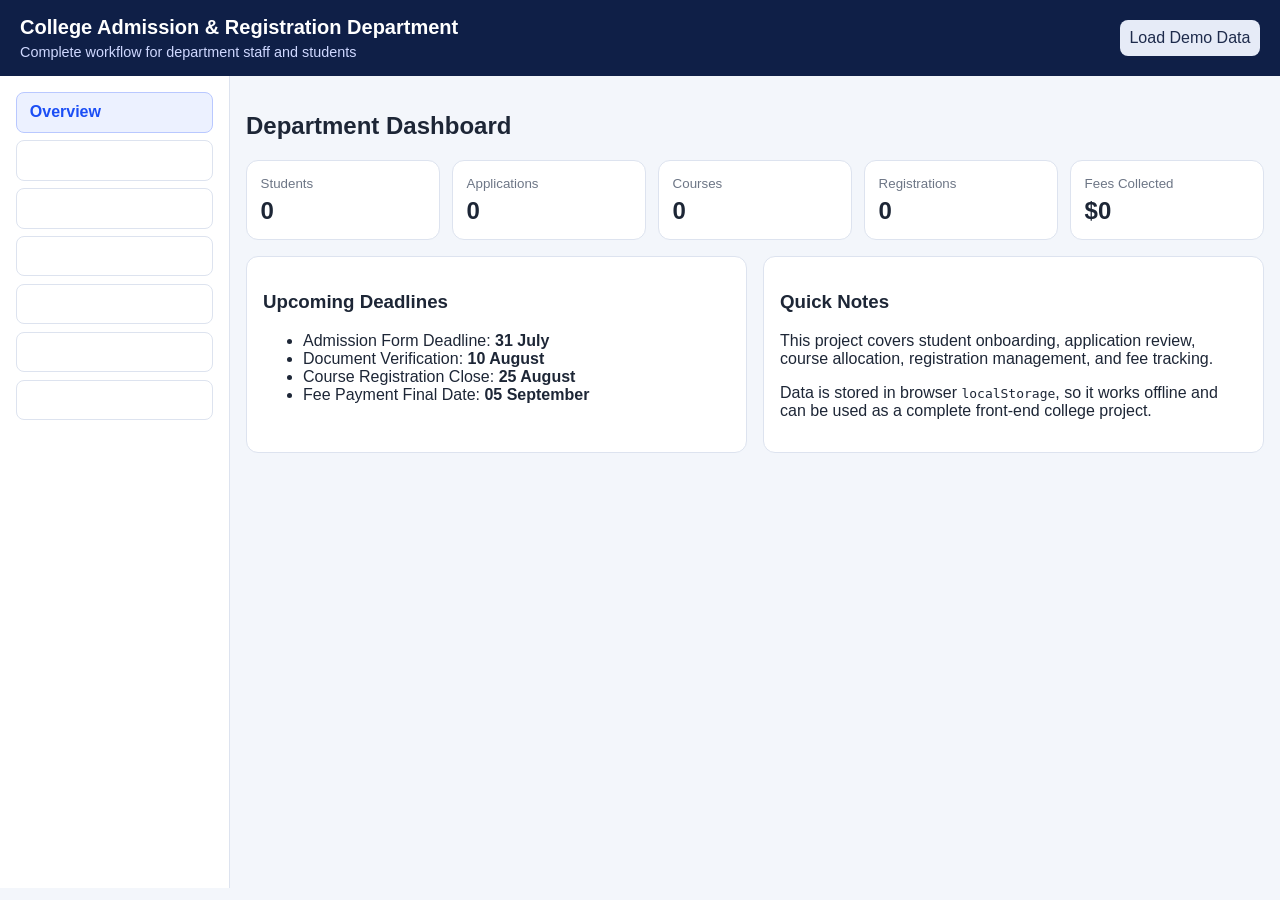
<file: admission-portal/index.html>
<!DOCTYPE html>
<html lang="en">
  <head>
    <meta charset="UTF-8" />
    <meta name="viewport" content="width=device-width, initial-scale=1.0" />
    <title>College Admission & Registration Department</title>
    <link rel="stylesheet" href="styles.css" />
  </head>
  <body>
    <header class="topbar">
      <div>
        <h1>College Admission & Registration Department</h1>
        <p>Complete workflow for department staff and students</p>
      </div>
      <button id="seedDataBtn" class="secondary">Load Demo Data</button>
    </header>

    <main class="layout">
      <aside class="sidebar">
        <button class="tab active" data-tab="overview">Overview</button>
        <button class="tab" data-tab="student">Student Portal</button>
        <button class="tab" data-tab="applications">Applications</button>
        <button class="tab" data-tab="courses">Courses</button>
        <button class="tab" data-tab="registration">Registration</button>
        <button class="tab" data-tab="fees">Fees</button>
        <button class="tab" data-tab="reports">Reports</button>
      </aside>

      <section class="content">
        <section id="overview" class="panel active">
          <h2>Department Dashboard</h2>
          <div class="stats" id="stats"></div>
          <div class="grid two">
            <article class="card">
              <h3>Upcoming Deadlines</h3>
              <ul>
                <li>Admission Form Deadline: <strong>31 July</strong></li>
                <li>Document Verification: <strong>10 August</strong></li>
                <li>Course Registration Close: <strong>25 August</strong></li>
                <li>Fee Payment Final Date: <strong>05 September</strong></li>
              </ul>
            </article>
            <article class="card">
              <h3>Quick Notes</h3>
              <p>
                This project covers student onboarding, application review,
                course allocation, registration management, and fee tracking.
              </p>
              <p>
                Data is stored in browser <code>localStorage</code>, so it works
                offline and can be used as a complete front-end college project.
              </p>
            </article>
          </div>
        </section>

        <section id="student" class="panel">
          <h2>Student Management</h2>
          <form id="studentForm" class="card form-grid">
            <input type="hidden" id="studentId" />
            <label>Full Name <input id="name" required /></label>
            <label>Email <input id="email" type="email" required /></label>
            <label>Phone <input id="phone" required /></label>
            <label>Date of Birth <input id="dob" type="date" required /></label>
            <label>Program <input id="program" placeholder="B.Tech CSE" required /></label>
            <label>Address <input id="address" required /></label>
            <div class="actions">
              <button type="submit">Save Student</button>
              <button type="button" id="resetStudent" class="secondary">Reset</button>
            </div>
          </form>
          <div class="card">
            <h3>Students</h3>
            <table>
              <thead>
                <tr>
                  <th>Name</th>
                  <th>Email</th>
                  <th>Program</th>
                  <th>Phone</th>
                  <th>Actions</th>
                </tr>
              </thead>
              <tbody id="studentRows"></tbody>
            </table>
          </div>
        </section>

        <section id="applications" class="panel">
          <h2>Admission Applications</h2>
          <form id="applicationForm" class="card form-grid">
            <label>Student <select id="appStudent" required></select></label>
            <label>Applied Program <input id="appProgram" required /></label>
            <label>Entrance Score <input id="appScore" type="number" min="0" max="100" required /></label>
            <label>Status
              <select id="appStatus">
                <option>Pending</option>
                <option>Approved</option>
                <option>Rejected</option>
                <option>Waitlisted</option>
              </select>
            </label>
            <label>Remarks <input id="appRemarks" placeholder="Optional comments" /></label>
            <div class="actions"><button type="submit">Submit Application</button></div>
          </form>
          <div class="card">
            <h3>Application Records</h3>
            <table>
              <thead>
                <tr>
                  <th>Student</th>
                  <th>Program</th>
                  <th>Score</th>
                  <th>Status</th>
                  <th>Remarks</th>
                </tr>
              </thead>
              <tbody id="applicationRows"></tbody>
            </table>
          </div>
        </section>

        <section id="courses" class="panel">
          <h2>Course Catalog</h2>
          <form id="courseForm" class="card form-grid">
            <label>Course Code <input id="courseCode" required /></label>
            <label>Course Title <input id="courseTitle" required /></label>
            <label>Department <input id="courseDept" required /></label>
            <label>Credits <input id="courseCredits" type="number" min="1" max="6" required /></label>
            <label>Seat Capacity <input id="courseSeats" type="number" min="1" required /></label>
            <div class="actions"><button type="submit">Add Course</button></div>
          </form>
          <div class="card">
            <h3>Available Courses</h3>
            <table>
              <thead>
                <tr>
                  <th>Code</th>
                  <th>Title</th>
                  <th>Department</th>
                  <th>Credits</th>
                  <th>Capacity</th>
                  <th>Enrolled</th>
                </tr>
              </thead>
              <tbody id="courseRows"></tbody>
            </table>
          </div>
        </section>

        <section id="registration" class="panel">
          <h2>Course Registration</h2>
          <form id="registrationForm" class="card form-grid">
            <label>Student <select id="regStudent" required></select></label>
            <label>Course <select id="regCourse" required></select></label>
            <label>Semester <input id="regSemester" placeholder="Sem 1 / Fall 2026" required /></label>
            <div class="actions"><button type="submit">Register Course</button></div>
          </form>
          <div class="card">
            <h3>Registrations</h3>
            <table>
              <thead>
                <tr>
                  <th>Student</th>
                  <th>Course</th>
                  <th>Semester</th>
                  <th>Date</th>
                </tr>
              </thead>
              <tbody id="registrationRows"></tbody>
            </table>
          </div>
        </section>

        <section id="fees" class="panel">
          <h2>Fee Collection</h2>
          <form id="feeForm" class="card form-grid">
            <label>Student <select id="feeStudent" required></select></label>
            <label>Amount (USD) <input id="feeAmount" type="number" min="1" required /></label>
            <label>Mode
              <select id="feeMode">
                <option>Card</option>
                <option>Bank Transfer</option>
                <option>Cash</option>
                <option>UPI</option>
              </select>
            </label>
            <label>Status
              <select id="feeStatus">
                <option>Paid</option>
                <option>Pending</option>
                <option>Partial</option>
              </select>
            </label>
            <div class="actions"><button type="submit">Record Fee</button></div>
          </form>
          <div class="card">
            <h3>Payments</h3>
            <table>
              <thead>
                <tr>
                  <th>Student</th>
                  <th>Amount</th>
                  <th>Mode</th>
                  <th>Status</th>
                  <th>Date</th>
                </tr>
              </thead>
              <tbody id="feeRows"></tbody>
            </table>
          </div>
        </section>

        <section id="reports" class="panel">
          <h2>Reports & Export</h2>
          <div class="grid two">
            <article class="card">
              <h3>Department Summary</h3>
              <ul id="reportSummary"></ul>
            </article>
            <article class="card">
              <h3>Export Data</h3>
              <p>Download all records for submission or evaluation.</p>
              <button id="exportBtn">Export JSON</button>
              <pre id="exportPreview"></pre>
            </article>
          </div>
        </section>
      </section>
    </main>

    <script src="app.js"></script>
  </body>
</html>
</file>
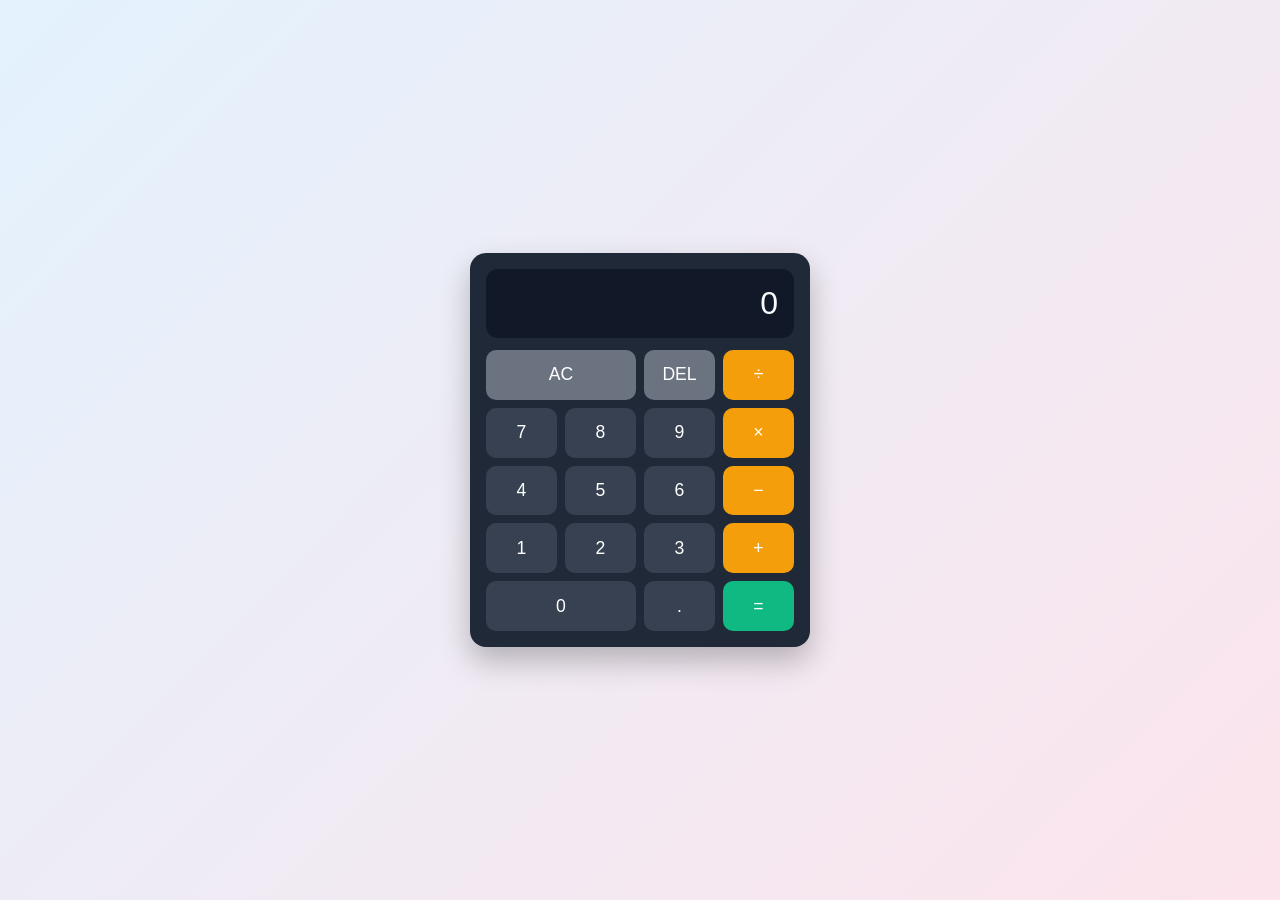
<file: calculator.html>
<!DOCTYPE html>
<html lang="en">
<head>
  <meta charset="UTF-8">
  <meta name="viewport" content="width=device-width, initial-scale=1.0">
  <title>Simple Calculator</title>
  <link rel="stylesheet" href="calculator.css">
</head>
<body>
  <main class="calculator" aria-label="Simple calculator">
    <input id="display" class="display" type="text" value="0" aria-label="Calculator display" readonly>

    <div class="buttons">
      <button type="button" data-action="clear" class="span-2 control">AC</button>
      <button type="button" data-action="delete" class="control">DEL</button>
      <button type="button" data-value="/" class="operator">÷</button>

      <button type="button" data-value="7">7</button>
      <button type="button" data-value="8">8</button>
      <button type="button" data-value="9">9</button>
      <button type="button" data-value="*" class="operator">×</button>

      <button type="button" data-value="4">4</button>
      <button type="button" data-value="5">5</button>
      <button type="button" data-value="6">6</button>
      <button type="button" data-value="-" class="operator">−</button>

      <button type="button" data-value="1">1</button>
      <button type="button" data-value="2">2</button>
      <button type="button" data-value="3">3</button>
      <button type="button" data-value="+" class="operator">+</button>

      <button type="button" data-value="0" class="span-2">0</button>
      <button type="button" data-value=".">.</button>
      <button type="button" data-action="calculate" class="equals">=</button>
    </div>
  </main>

  <script src="calculator.js"></script>
</body>
</html>
</file>
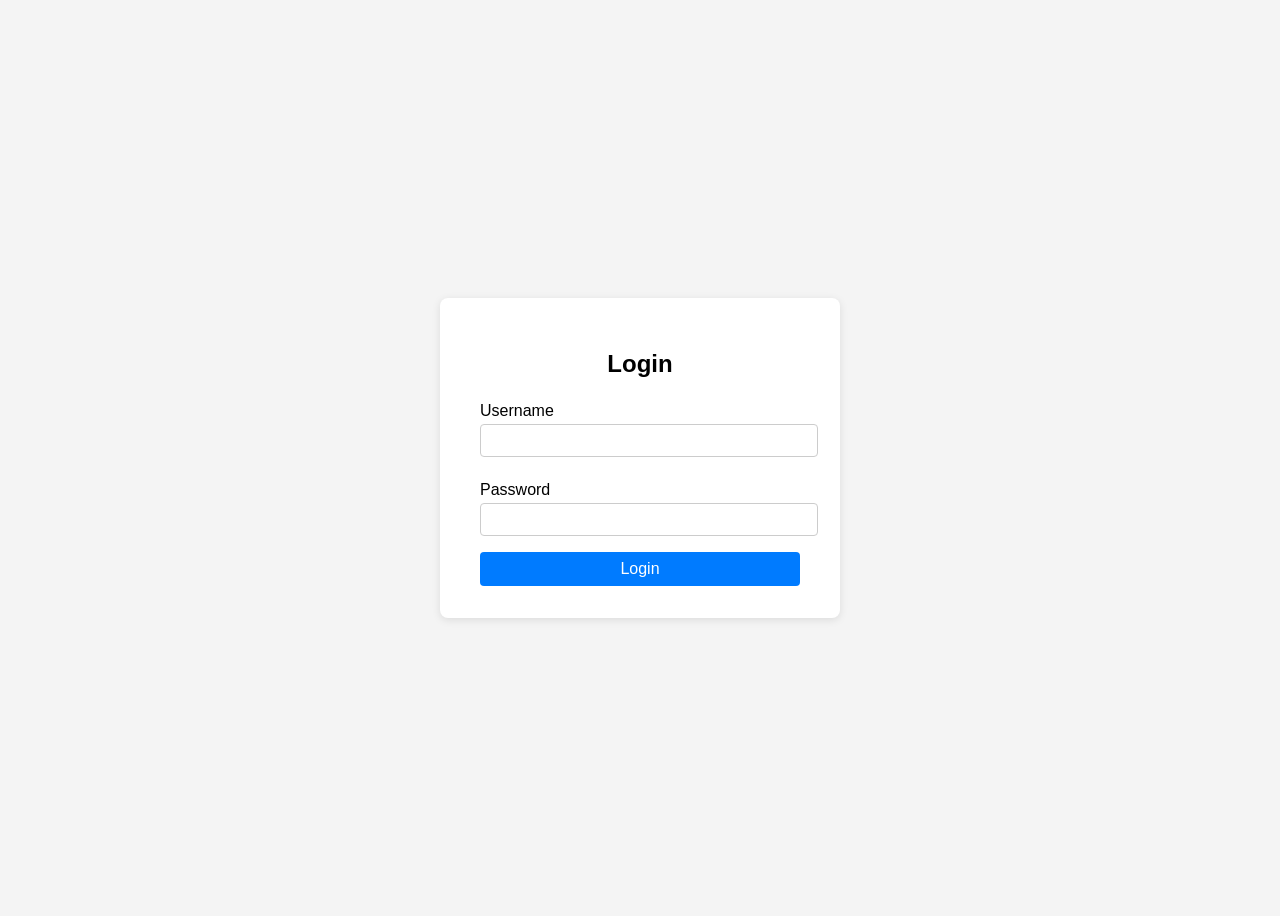
<file: login.html>
<!DOCTYPE html>
<html lang="en">
<head>
    <meta charset="UTF-8">
    <title>Login Page</title>
    <style>
        body {
            font-family: Arial, sans-serif;
            background: #f4f4f4;
            display: flex;
            justify-content: center;
            align-items: center;
            height: 100vh;
        }
        .login-container {
            background: #fff;
            padding: 2rem 2.5rem;
            border-radius: 8px;
            box-shadow: 0 2px 8px rgba(0,0,0,0.1);
            width: 320px;
        }
        .login-container h2 {
            text-align: center;
            margin-bottom: 1.5rem;
        }
        .login-container label {
            display: block;
            margin: 0.5rem 0 0.25rem;
        }
        .login-container input[type="text"],
        .login-container input[type="password"] {
            width: 100%;
            padding: 0.5rem;
            margin-bottom: 1rem;
            border: 1px solid #ccc;
            border-radius: 4px;
        }
        .login-container button {
            width: 100%;
            padding: 0.5rem;
            background: #007bff;
            color: #fff;
            border: none;
            border-radius: 4px;
            font-size: 1rem;
            cursor: pointer;
        }
        .login-container button:hover {
            background: #0056b3;
        }
    </style>
</head>
<body>
    <form class="login-container">
        <h2>Login</h2>
        <label for="username">Username</label>
        <input type="text" id="username" name="username" required>

        <label for="password">Password</label>
        <input type="password" id="password" name="password" required>

        <button type="submit">Login</button>
    </form>
</body>
</html>
</file>
<file: admission-portal/styles.css>
:root {
  --bg: #f3f6fb;
  --card: #ffffff;
  --ink: #1d2636;
  --brand: #2d63ff;
  --muted: #6d7686;
  --border: #dde3ef;
}

* { box-sizing: border-box; }

body {
  margin: 0;
  font-family: Inter, Segoe UI, Arial, sans-serif;
  color: var(--ink);
  background: var(--bg);
}

.topbar {
  display: flex;
  justify-content: space-between;
  align-items: center;
  gap: 12px;
  padding: 1rem 1.25rem;
  background: #0f1f47;
  color: #fff;
}

.topbar h1 {
  margin: 0;
  font-size: 1.25rem;
}

.topbar p {
  margin: 0.3rem 0 0;
  color: #cfd8ff;
  font-size: 0.9rem;
}

.layout {
  display: grid;
  grid-template-columns: 230px 1fr;
  min-height: calc(100vh - 88px);
}

.sidebar {
  display: flex;
  flex-direction: column;
  padding: 1rem;
  border-right: 1px solid var(--border);
  background: #fff;
}

.tab {
  text-align: left;
  padding: 0.65rem 0.8rem;
  margin-bottom: 0.45rem;
  border: 1px solid var(--border);
  border-radius: 8px;
  background: #fff;
  cursor: pointer;
}

.tab.active {
  background: #ecf1ff;
  border-color: #b9c8ff;
  color: #1b4ef5;
  font-weight: 600;
}

.content {
  padding: 1rem;
}

.panel { display: none; }
.panel.active { display: block; }

.stats {
  display: grid;
  grid-template-columns: repeat(auto-fit, minmax(180px, 1fr));
  gap: 0.75rem;
  margin-bottom: 1rem;
}

.stat {
  background: var(--card);
  border: 1px solid var(--border);
  border-radius: 12px;
  padding: 0.85rem;
}

.stat small { color: var(--muted); }
.stat strong { display: block; font-size: 1.5rem; margin-top: 0.3rem; }

.grid.two {
  display: grid;
  grid-template-columns: repeat(2, minmax(0, 1fr));
  gap: 1rem;
}

.card {
  border: 1px solid var(--border);
  background: var(--card);
  border-radius: 12px;
  padding: 1rem;
  margin-bottom: 1rem;
}

.form-grid {
  display: grid;
  grid-template-columns: repeat(auto-fit, minmax(200px, 1fr));
  gap: 0.8rem;
}

label {
  display: flex;
  flex-direction: column;
  font-size: 0.9rem;
  gap: 0.25rem;
}

input, select, button {
  padding: 0.55rem 0.6rem;
  border-radius: 8px;
  border: 1px solid var(--border);
  font: inherit;
}

button {
  background: var(--brand);
  color: #fff;
  border: none;
  cursor: pointer;
}

button.secondary {
  background: #e6ebf7;
  color: #1e2b4c;
}

.actions {
  display: flex;
  gap: 0.5rem;
  align-items: end;
}

table {
  width: 100%;
  border-collapse: collapse;
  font-size: 0.9rem;
}

th, td {
  border-bottom: 1px solid var(--border);
  padding: 0.5rem;
  text-align: left;
}

pre {
  background: #111927;
  color: #dfebff;
  border-radius: 8px;
  padding: 0.75rem;
  max-height: 240px;
  overflow: auto;
}

@media (max-width: 900px) {
  .layout { grid-template-columns: 1fr; }
  .sidebar {
    border-right: none;
    border-bottom: 1px solid var(--border);
    overflow-x: auto;
    flex-direction: row;
  }
  .tab { white-space: nowrap; margin-right: 0.4rem; margin-bottom: 0; }
  .grid.two { grid-template-columns: 1fr; }
}
</file>
<file: calculator.css>
:root {
  color-scheme: light;
}

* {
  box-sizing: border-box;
}

body {
  margin: 0;
  min-height: 100vh;
  display: grid;
  place-items: center;
  font-family: Arial, sans-serif;
  background: linear-gradient(135deg, #e3f2fd, #fce4ec);
}

.calculator {
  width: min(92vw, 340px);
  background: #1f2937;
  border-radius: 16px;
  padding: 1rem;
  box-shadow: 0 14px 30px rgba(0, 0, 0, 0.25);
}

.display {
  width: 100%;
  border: none;
  border-radius: 12px;
  background: #111827;
  color: #f9fafb;
  text-align: right;
  font-size: 2rem;
  padding: 1rem;
  margin-bottom: 0.75rem;
}

.buttons {
  display: grid;
  grid-template-columns: repeat(4, 1fr);
  gap: 0.5rem;
}

button {
  border: none;
  border-radius: 10px;
  padding: 0.9rem;
  font-size: 1.1rem;
  cursor: pointer;
  background: #374151;
  color: #fff;
}

button:hover {
  filter: brightness(1.1);
}

.operator {
  background: #f59e0b;
}

.control {
  background: #6b7280;
}

.equals {
  background: #10b981;
}

.span-2 {
  grid-column: span 2;
}
</file>
